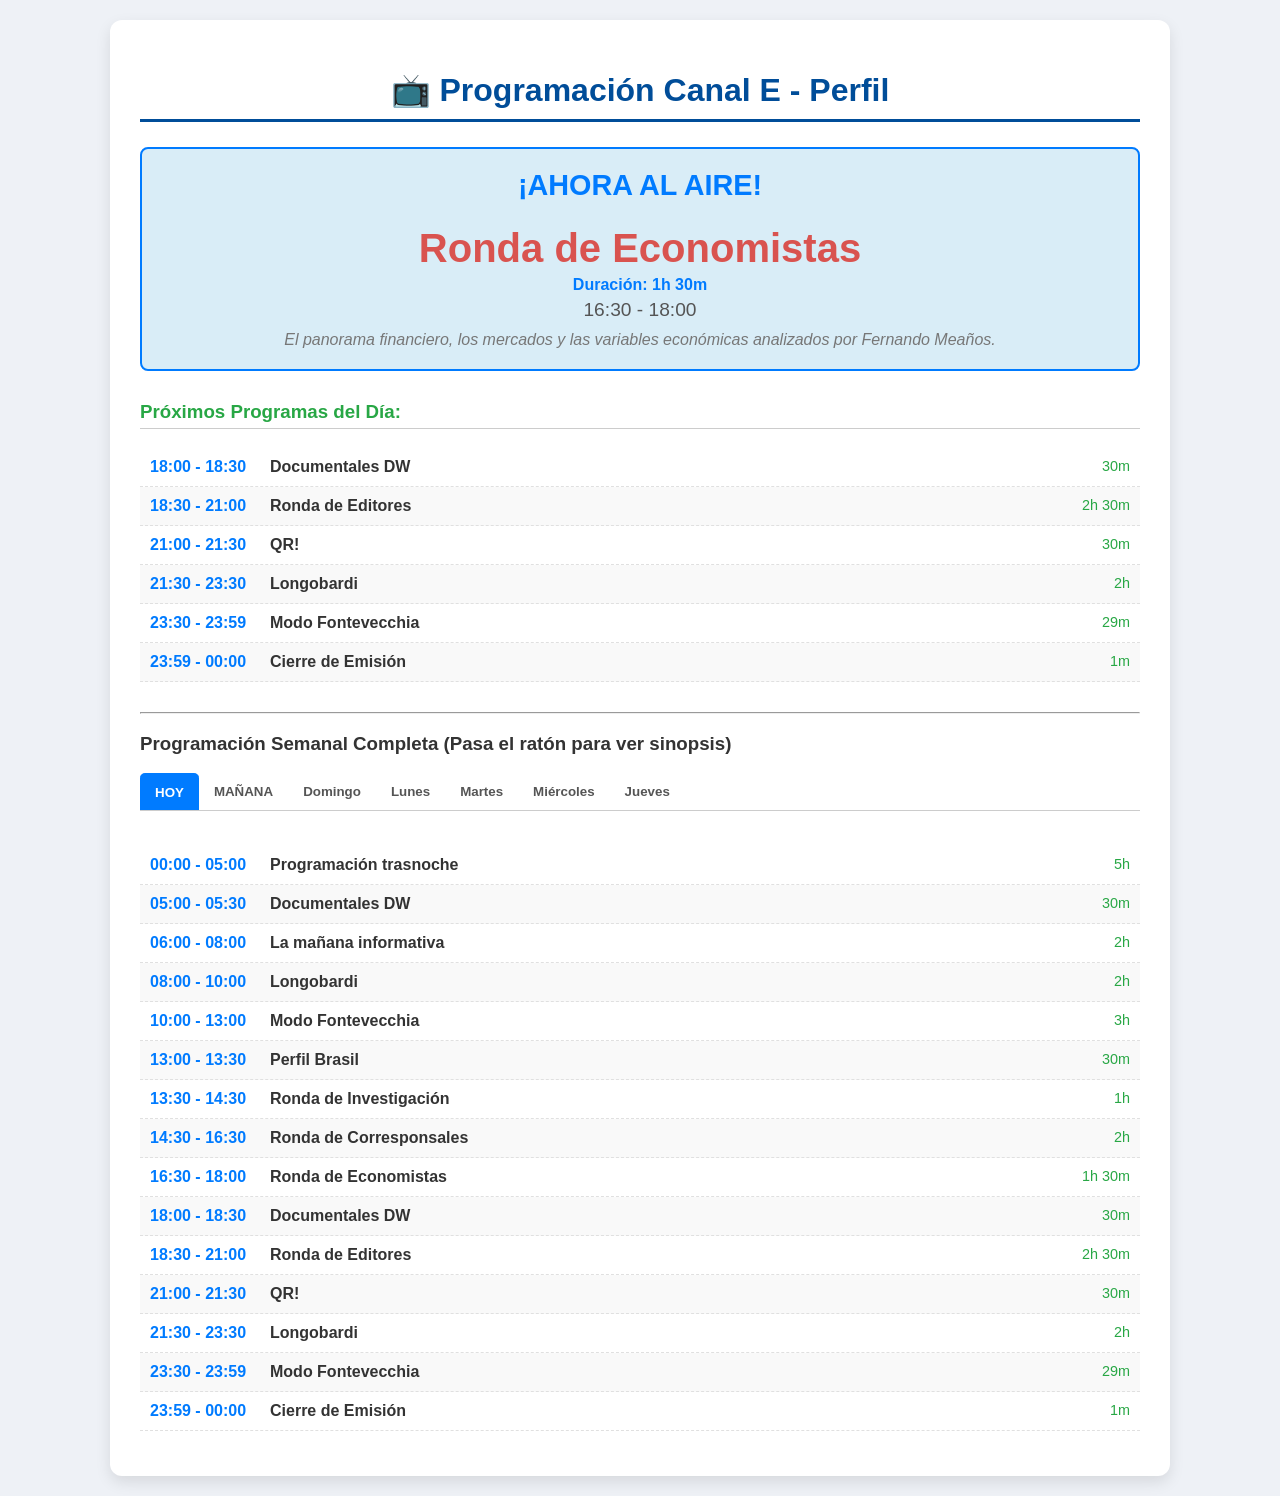
<file: index.html>
<!DOCTYPE html>
<html lang="es">
<head>
    <meta charset="UTF-8">
    <title>Programación Canal E - Perfil (Dinámica)</title>
    <link rel="stylesheet" href="style.css"> 
</head>
<body>

    <div class="contenedor">
        <h1>📺 Programación Canal E - Perfil</h1>

        <div id="ahora-al-aire">
            <h2>¡AHORA AL AIRE!</h2>
            <div id="programa-actual">Cargando...</div>
            <div id="duracion-actual"></div>
            <div id="horario-actual"></div>
            <div id="sinopsis-actual"></div>
        </div>
        
        <div id="proximos-programas">
            <h3>Próximos Programas del Día:</h3>
            <div id="lista-proximos">Cargando...</div>
        </div>

        <hr style="margin-top: 30px;">
        
        <h3>Programación Semanal Completa (Pasa el ratón para ver sinopsis)</h3>
        <div class="tabs" id="dias-tabs">
            </div>

        <div id="programacion-semanal">
            </div>

    </div>

    <script src="script.js"></script>
</body>
</html>
</file>
<file: style.css>
/* Estilos CSS */
body { 
    font-family: 'Segoe UI', Tahoma, Geneva, Verdana, sans-serif; 
    margin: 0; 
    padding: 20px; 
    background-color: #eef1f6; 
    color: #333; 
}
.contenedor { 
    max-width: 1000px; 
    margin: auto; 
    background: white; 
    padding: 30px; 
    border-radius: 12px; 
    box-shadow: 0 6px 15px rgba(0,0,0,0.1); 
}
h1 { 
    color: #004d99; 
    text-align: center; 
    margin-bottom: 25px; 
    border-bottom: 3px solid #004d99; 
    padding-bottom: 10px; 
}

/* Sección AHORA AL AIRE */
#ahora-al-aire { 
    background-color: #d9edf7; 
    border: 2px solid #007bff;
    padding: 20px; 
    margin-bottom: 30px; 
    border-radius: 8px; 
    text-align: center;
}
#ahora-al-aire h2 { 
    color: #007bff; 
    margin-top: 0; 
    font-size: 1.8em; 
}
#programa-actual { 
    font-size: 2.5em; 
    font-weight: bold; 
    color: #d9534f; 
}
#horario-actual { 
    font-size: 1.2em; 
    color: #555; 
    margin-top: 5px; 
}
#sinopsis-actual { 
    font-size: 1em; 
    color: #777; 
    margin-top: 10px; 
    font-style: italic; 
}
#duracion-actual { 
    font-size: 1em; 
    color: #007bff; 
    font-weight: bold; 
    margin-top: 5px; 
} 


/* Programación Futura y Semanal */
#proximos-programas h3 { 
    color: #28a745; 
    border-bottom: 1px solid #ccc; 
    padding-bottom: 5px; 
}
.programa-item { 
    display: flex; 
    flex-direction: column; 
    padding: 10px; 
    border-bottom: 1px dashed #e0e0e0; 
    cursor: pointer;
    position: relative;
}
.programa-item:nth-child(even) { 
    background-color: #f9f9f9; 
}
.programa-item:hover { 
    background-color: #ffe; 
}

.programa-main { 
    display: flex; 
    justify-content: space-between; 
    width: 100%;
}

.horario-futuro { 
    font-weight: bold; 
    width: 120px; 
    flex-shrink: 0; 
    color: #007bff; 
}
.nombre-programa { 
    flex-grow: 1; 
    font-weight: bold; 
    display: flex; 
    justify-content: space-between; 
}
.duracion-lista { 
    color: #28a745; 
    font-weight: normal; 
    font-size: 0.9em; 
    flex-shrink: 0; 
    margin-left: 15px; 
} 

.sinopsis-lista { 
    font-size: 0.9em; 
    color: #777; 
    margin-top: 5px; 
    display: none; 
    padding-top: 5px;
    border-top: 1px dotted #ccc;
}
.programa-item:hover .sinopsis-lista {
    display: block; 
}

/* Pestañas/Días */
.tabs { 
    display: flex; 
    overflow-x: auto; 
    margin-bottom: 20px; 
    border-bottom: 1px solid #ccc; 
}
.tab-button { 
    padding: 10px 15px; 
    cursor: pointer; 
    border: none; 
    background: none; 
    color: #555; 
    font-weight: bold; 
    border-radius: 5px 5px 0 0;
    transition: background-color 0.3s, color 0.3s;
}
.tab-button.active { 
    background-color: #007bff; 
    color: white; 
    border-top: 2px solid #007bff;
}
.tab-content { 
    display: none; 
    padding: 15px 0; 
}
.tab-content.active { 
    display: block; 
}
</file>
